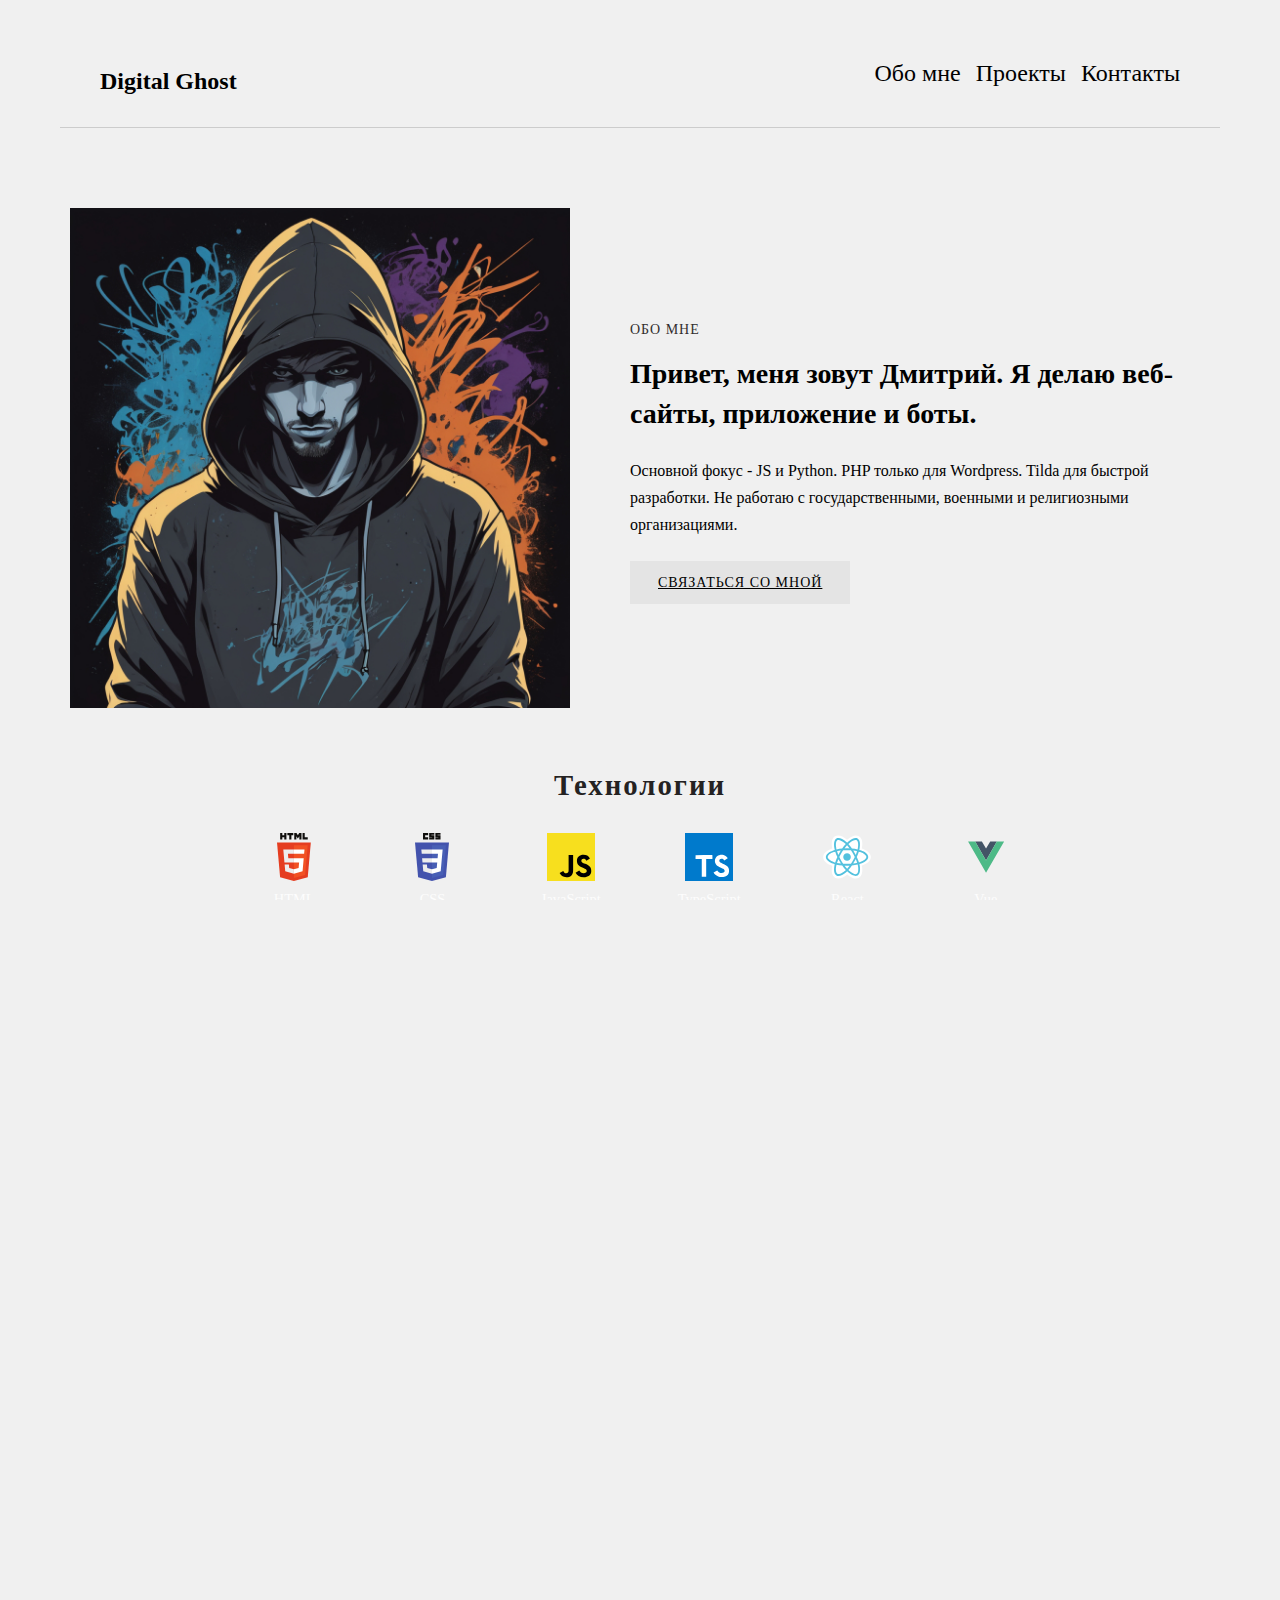
<file: index.html>
<!DOCTYPE html>
<html lang="ru">
  <head>
    <meta charset="UTF-8" />
    <meta name="viewport" content="width=device-width, initial-scale=1.0" />
    <meta http-equiv="X-UA-Compatible" content="IE=edge" />
    <meta
      name="description"
      content="веб разработка, создание веб сайтов, разработка ботов, telegram бот, telegram, заказать сайт, заказать бот"
    />
    <meta name="robots" content="index, follow" />
    <link rel="canonical" href="https://dgh0st.netlify.app/" />
    <title>Digital Ghost | Разработчик и фрилансер.</title>

    <link
      rel="stylesheet"
      href="https://cdnjs.cloudflare.com/ajax/libs/font-awesome/6.5.0/css/all.min.css"
    />
    <link
      href="https://cdn.jsdelivr.net/npm/bootstrap@5.3.3/dist/css/bootstrap.min.css"
      rel="stylesheet"
    />
    <link rel="stylesheet" href="./assets/css/styles.css" />
    <link rel="icon" href="../img/favicon.ico" type="image/x-icon" />
  </head>

  <body>
    <div class="wrapper">
      <header class="header">
        <div class="container">
          <nav class="nav">
            <a href="./index.html" class="logo">Digital Ghost</a>
            <ul class="nav_menu">
              <li><a href="#about">Обо мне</a></li>
              <li><a href="#projects">Проекты</a></li>
              <li>
                <a href="https://t.me/dg404_bot" target="_blank">Контакты</a>
              </li>
            </ul>
          </nav>
        </div>
      </header>

      <main class="content">
        <section class="about" id="about">
          <div class="about__image">
            <img
              src="./assets/img/hero-photo.jpg"
              alt="Portrait of Adam Lean"
            />
          </div>
          <div class="about__text">
            <h4>Обо мне</h4>
            <h1>
              Привет, меня зовут Дмитрий. Я делаю веб-сайты, приложение и боты.
            </h1>
            <p>
              Основной фокус - JS и Python. PHP только для Wordpress. Tilda для
              быстрой разработки. Не работаю с государственными, военными и
              религиозными организациями.
            </p>
            <a href="https://t.me/dg404_bot" class="contact-btn" target="_blank"
              >Связаться со мной</a
            >
          </div>
        </section>

        <section class="skills-section" id="skills">
          <h2 class="skills-title">Технологии</h2>
          <div class="skills-category">
            <div class="skills-grid">
              <!-- Repeated skill blocks trimmed for brevity -->
              <div class="skill">
                <img src="./assets/svg/html5.svg" alt="HTML" /><span>HTML</span>
              </div>
              <div class="skill">
                <img src="./assets/svg/css3.svg" alt="CSS" /><span>CSS</span>
              </div>
              <div class="skill">
                <img src="./assets/svg/JS.svg" alt="JavaScript" /><span
                  >JavaScript</span
                >
              </div>
              <div class="skill">
                <img
                  src="./assets/svg/typescript-logo-svgrepo-com.svg"
                  alt="TypeScript"
                /><span>TypeScript</span>
              </div>
              <div class="skill">
                <img src="./assets/svg/React.svg" alt="React" /><span
                  >React</span
                >
              </div>
              <div class="skill">
                <img
                  src="./assets/svg/vue-vuejs-javascript-js-framework-svgrepo-com.svg"
                  alt="Vue"
                /><span>Vue</span>
              </div>
              <div class="skill">
                <img
                  src="./assets/svg/svelte-svgrepo-com.svg"
                  alt="Svelte"
                /><span>Svelte</span>
              </div>
              <div class="skill">
                <img src="./assets/svg/python.svg" alt="Python" /><span
                  >Python</span
                >
              </div>
              <div class="skill">
                <img src="./assets/svg/php.svg" alt="PHP" /><span>PHP</span>
              </div>

              <div class="skill">
                <img
                  src="./assets/svg/git-icon-logo-svgrepo-com.svg"
                  alt="Git"
                /><span>Git</span>
              </div>
              <div class="skill">
                <img
                  src="./assets/svg/webpack-svgrepo-com.svg"
                  alt="Webpack"
                /><span>Webpack</span>
              </div>
              <div class="skill">
                <img src="./assets/svg/vite-svgrepo-com.svg" alt="Vite" /><span
                  >Vite</span
                >
              </div>
              <div class="skill">
                <img src="./assets/svg/wordpress.svg" alt="WordPress" /><span
                  >WordPress</span
                >
              </div>
              <div class="skill">
                <img src="./assets/svg/tilda.svg" alt="Tilda" /><span
                  >Tilda</span
                >
              </div>

              <div class="skill">
                <img
                  src="./assets/svg/adobe-illustrator-svgrepo-com.svg"
                  alt="Adobe Illustrator"
                /><span>Illustrator</span>
              </div>
              <div class="skill">
                <img
                  src="./assets/svg/adobe-photoshop-svgrepo-com.svg"
                  alt="Adobe Photoshop"
                /><span>Photoshop</span>
              </div>
              <div class="skill">
                <img
                  src="./assets/svg/adobe-premiere-svgrepo-com.svg"
                  alt="Adobe Premiere"
                /><span>Premiere</span>
              </div>
              <div class="skill">
                <img src="./assets/svg/chatgpt.svg" alt="ChatGPT" /><span
                  >ChatGPT</span
                >
              </div>
            </div>
          </div>
        </section>

        <section class="projects-section" id="projects" id="projects-container">
          <div class="container">
            <h2>Проекты</h2>
            <div class="projects-grid">
              <div class="project-card">
                <div class="project-info">
                  <h3>Wishbone+Partners</h3>
                  <p>Сайт архитектурной компании</p>
                  <div class="project-meta">
                    <div class="tech-icons">
                      <img src="./assets/svg/html5.svg" alt="HTML" />
                      <img src="./assets/svg/css3.svg" alt="CSS" />
                      <img src="./assets/svg/wordpress.svg" alt="Wordpress" />
                    </div>
                    <a
                      href="https://dmitrywork92.github.io/wishbone/"
                      class="live-link"
                      target="_blank"
                      >Live</a
                    >
                    <a
                      href="https://github.com/dmitrywork92/wishbone"
                      class="live-link"
                      target="_blank"
                      >GitHub</a
                    >
                  </div>
                </div>
              </div>

              <div class="project-card">
                <div class="project-info">
                  <h3>Luxury Detail</h3>
                  <p>Автосервис для автомобилей премиум класса</p>
                  <div class="project-meta">
                    <div class="tech-icons">
                      <img src="./assets/svg/html5.svg" alt="HTML" />
                      <img src="./assets/svg/css3.svg" alt="CSS" />
                      <img src="./assets/svg/wordpress.svg" alt="Wordpress" />
                    </div>
                    <a
                      href="https://dmitrywork92.github.io/luxurydetail/"
                      class="live-link"
                      target="_blank"
                      >Live</a
                    >
                    <a
                      href="https://github.com/dmitrywork92/luxurydetail"
                      class="live-link"
                      target="_blank"
                      >GitHub</a
                    >
                  </div>
                </div>
              </div>

              <div class="project-card">
                <div class="project-info">
                  <h3>Автосервис</h3>
                  <p>Сайт автосервиса</p>
                  <div class="project-meta">
                    <div class="tech-icons">
                      <img src="./assets/svg/html5.svg" alt="HTML" />
                      <img src="./assets/svg/css3.svg" alt="CSS" />
                      <img src="./assets/svg/wordpress.svg" alt="Wordpress" />
                    </div>
                    <a
                      href="https://dmitrywork92.github.io/carservice/"
                      class="live-link"
                      target="_blank"
                      >Live</a
                    >
                    <a
                      href="https://github.com/dmitrywork92/carservice"
                      class="live-link"
                      target="_blank"
                      >GitHub</a
                    >
                  </div>
                </div>
              </div>

              <div class="project-card">
                <div class="project-info">
                  <h3>Gaming Platform</h3>
                  <p>Сайт для геймеров.</p>
                  <div class="project-meta">
                    <div class="tech-icons">
                      <img src="./assets/svg/html5.svg" alt="HTML" />
                      <img src="./assets/svg/css3.svg" alt="CSS" />
                      <img src="./assets/svg/wordpress.svg" alt="Wordpress" />
                    </div>
                    <a
                      href="https://dmitrywork92.github.io/gameplatforn/"
                      class="live-link"
                      target="_blank"
                      >Live</a
                    >
                    <a
                      href="https://github.com/dmitrywork92/gameplatforn"
                      class="live-link"
                      target="_blank"
                      >GitHub</a
                    >
                  </div>
                </div>
              </div>
            </div>
            <!--<div class="project-btn-wrapper">
              <a
                href="https://github.com/dg0st"
                class="project-btn"
                target="_blank"
                >Смотреть еще</a
              >
            </div>-->
            <div class="project-btn-wrapper">
              <button class="project-btn" id="load-more-btn">
                Показать ещё
              </button>
            </div>
          </div>
        </section>

        <!-- <section class="contacts" id="contacts">
          <div class="container">
            <form class="container mt-4">
              <div class="row mb-3">
                <div class="col-md-6">
                  <label for="name" class="form-label">Имя</label>
                  <input
                    type="text"
                    class="form-control"
                    id="name"
                    placeholder="Ваше Имя"
                    required
                  />
                </div>
                <div class="col-md-6">
                  <label for="email" class="form-label">Email</label>
                  <input
                    type="email"
                    class="form-control"
                    id="email"
                    placeholder="Ваш Email"
                    required
                  />
                </div>
              </div>

              <div class="mb-3">
                <label for="message" class="form-label">Сообщение</label>
                <textarea
                  class="form-control"
                  id="message"
                  rows="4"
                  placeholder="Введите сообщение..."
                  required
                ></textarea>
              </div>

              <div class="form-check mb-3">
                <input
                  class="form-check-input"
                  type="checkbox"
                  id="consent"
                  required
                />
                <label class="form-check-label" for="consent">
                  Я принимаю политику обработки данных
                </label>
              </div>

              <button type="submit" class="btn btn-danger">Submit</button>
            </form>
          </div>
        </section> -->

        <!--<section class="subscribe-section">
          <div class="container">
            <form class="subscribe-form">
              <input
                type="email"
                placeholder="Enter your email address"
                required
              />
              <button type="submit">Subscribe Now</button>
            </form>
          </div>
        </section>-->
      </main>

      <footer class="footer">
        <div class="container">
          <div class="social-icons">
            <a href="https://github.com/dmitrywork92" target="_blank"
              ><i class="fab fa-github"></i
            ></a>
            <a href="https://t.me/dg404_bot" target="_blank"
              ><i class="fa-brands fa-telegram"></i
            ></a>
          </div>
          <p>&copy; 2022 Digital Ghost. Все права защищены.</p>
          <div class="legal-links">
            <a href="#">Пользовательское соглашение</a>
            <a href="#">Политика Конфеденциальности</a>
          </div>
        </div>
      </footer>
    </div>

    <script src="./assets/js/loadprojects.js"></script>
  </body>
</html>
</file>
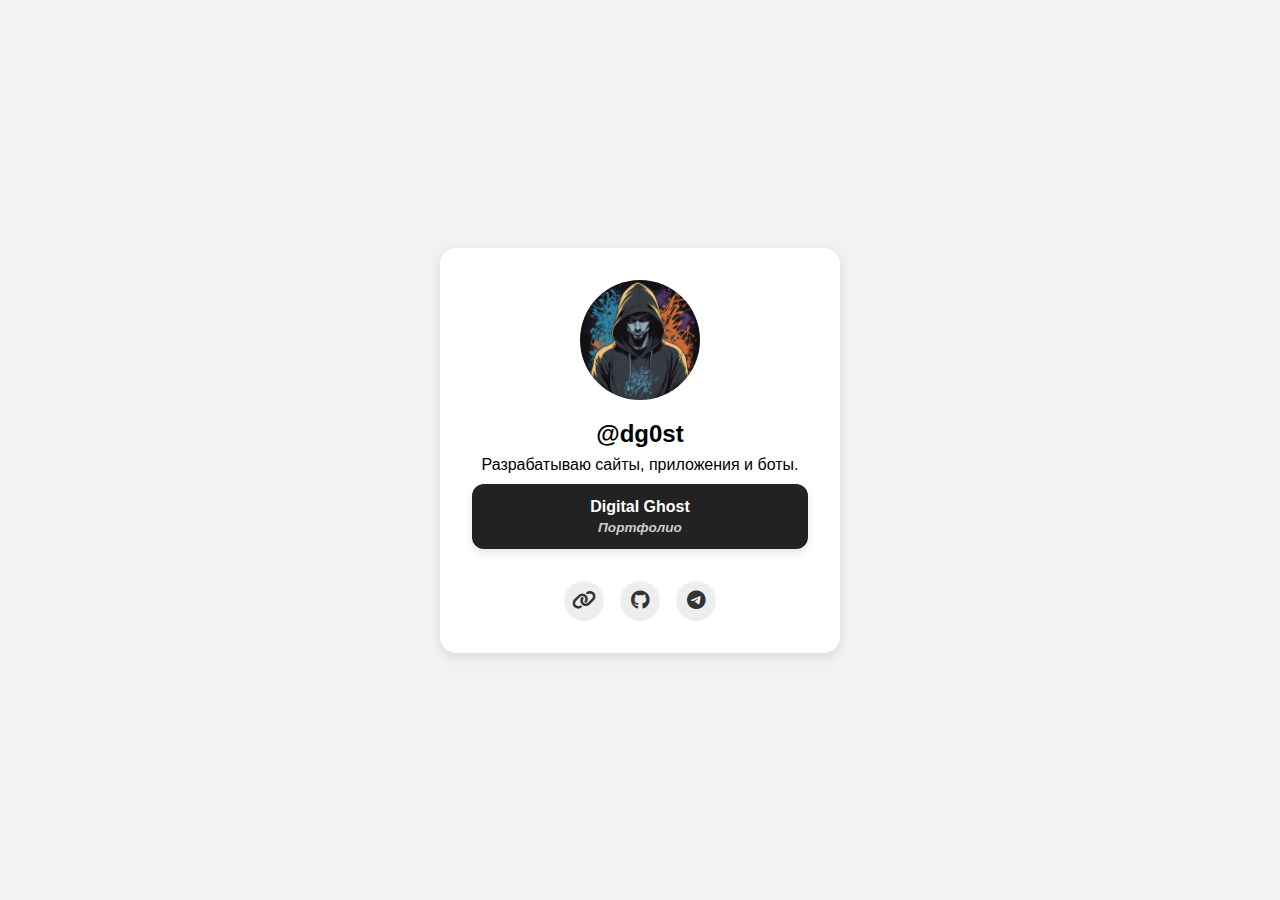
<file: links/index.html>
<!DOCTYPE html>
<html lang="ru">
  <head>
    <meta charset="UTF-8" />
    <meta name="viewport" content="width=device-width, initial-scale=1.0" />
    <meta http-equiv="X-UA-Compatible" content="ie=edge" />
    <meta name="description" content="" />
    <meta name="robots" content="index, follow" />
    <link rel="canonical" href="https://exhum0.github.io/exhum0-multilink/" />
    <title>dg0st | Разработчик и фрилансер.</title>
    <link
      rel="stylesheet"
      href="https://cdnjs.cloudflare.com/ajax/libs/font-awesome/6.5.0/css/all.min.css"
    />

    <link rel="stylesheet" href="style.css" />
  </head>
  <body>
    <div class="container">
      <img src="./avatar.jpg" alt="Avatar" class="avatar" />
      <h1>@dg0st</h1>
      <p>Разрабатываю сайты, приложения и боты.</p>

      <div class="links">
        <a
          href="https://exhum0.netlify.app"
          target="_blank"
          class="link-with-desc"
        >
          <div class="title">Digital Ghost</div>
          <div class="desc">Портфолио</div>
        </a>
      </div>
      <div class="social-icons">
        <a href="https://dgh0st.netlify.app" target="_blank">
          <i class="fas fa-link"></i>
        </a>
        <a href="https://github.com/dg0st" target="_blank">
          <i class="fab fa-github"></i>
          <a href="" target="_blank"><i class="fa-brands fa-telegram"></i></a>
        </a>
      </div>
    </div>
  </body>
</html>
</file>
<file: assets/css/styles.css>
html, body {
  width: 100%;
  height: 100%;
  margin: 0;
  overflow-x: hidden;
  background-color:  #f0f0f0;
  box-sizing: border-box;
  scroll-behavior: smooth;

  font-family: 'Inter';
  font-style: normal;
  color: black;
}

*,
*::before,
*::after {
  box-sizing: border-box;
  margin: 0;
  padding: 0;
}

.wrapper {
  display: flex;
  flex-direction: column;
  min-height: 100vh;
}

.content {
  flex: 1;
  display: flex;
  flex-direction: column;
  padding: 20px;
}

.container {
  max-width: 1200px;
  margin: 0 auto;
  padding: 0 20px;
}

.logo {
  font-size: 24px;
  font-weight: bold;
  text-decoration: none;
  color: black;
  justify-content: left;
  margin-top: 35px;
}

.nav {
  display: flex;
  justify-content: space-between;
  align-items: center;
  padding: 20px 40px;
  border-bottom: 1px solid #ccc;
}

.nav_title {
  display: flex;
}

.nav_menu a {
  color: rgb(0, 0, 0);
  text-decoration: none; 
}

.nav_menu a:hover {
  color: red;
  text-decoration: underline;
}

.nav_menu {
  display: flex;
  flex-direction: row;
  justify-content: right;
  align-items: flex-start;
  gap: 15px;
  margin-top: 35px;
  list-style: none;
  font-size: 24px;
}

/* About */

.about {
  display: flex;
  align-items: center;
  justify-content: center;
  padding: 60px 50px;
  padding-bottom: 20px;
  max-width: 1400px;
  margin: 0 auto;
  gap: 60px;
}

.about__image img {
  max-width: 500px;
  height: auto;
  object-fit: cover;
  display: block;
}

.about__text {
  max-width: 600px;
}

.about__text h4 {
  font-size: 14px;
  letter-spacing: 1px;
  color: #312d2d;
  text-transform: uppercase;
  margin-bottom: 16px;
}

.about__text h1 {
  font-size: 28px;
  font-weight: bold;
  margin-bottom: 24px;
  line-height: 1.4;
}

.about__text p {
  font-size: 16px;
  line-height: 1.7;
  color: black;
  margin-bottom: 32px;
}

.contact-btn {
  background-color: #e4e4e4;
  color: black;
  border: none;
  padding: 14px 28px;
  font-size: 14px;
  cursor: pointer;
  text-transform: uppercase;
  letter-spacing: 1px;
  transition: background-color 0.3s;
}

.contact-btn:hover {
  background-color: #c5c5c5;
}

/* Skills */

.skills-section {
  display: flex;
  flex-direction: column;
  padding: 30px 20px;
  text-align: center;
}

.skills-title {
  display: inline-block;
  padding: 10px 30px;
  margin-bottom: 20px;
  font-size: 1.8rem;
  font-weight: bold;
  letter-spacing: 2px;
  color: rgb(36, 34, 34);
}

.skills-category {
  margin-bottom: 10px;
}

.skills-category h3 {
  font-size: 1.2rem;
  margin-bottom: 20px;
  text-transform: uppercase;
  letter-spacing: 1px;
  color: #ffffff;
}

.skills-grid {
  display: grid;
  grid-template-columns: repeat(auto-fit, minmax(100px, 1fr));
  justify-items: center;
  gap: 30px;
  max-width: 800px;
  margin: 0 auto;
}

.skill {
  display: flex;
  flex-direction: column;
  align-items: center;
  font-size: 0.9rem;
  color: #fdfdfd;
}

.skill img {
  width: 48px;
  height: 48px;
  margin-bottom: 8px;
}

/* FAQ */

.faq-section {
  background-color: #1e1e1e;
  color: #e4e4e4;
  padding: 80px 20px;
  font-family: 'Arial', sans-serif;
}

.faq-container {
  max-width: 1200px;
  margin: 0 auto;
}

.faq-container h2 {
  font-size: 36px;
  margin-bottom: 60px;
  text-align: center;
}

.faq-grid {
  display: grid;
  grid-template-columns: 1fr 1fr;
  gap: 60px 40px;
}

.faq-item h3 {
  font-size: 22px;
  margin-bottom: 15px;
  color: #fff;
}

.faq-item p {
  font-size: 16px;
  line-height: 1.6;
}

.faq-item a {
  color: #a2c4ff;
  text-decoration: underline;
}

.faq-item a:hover {
  color: #fff;
  text-decoration: none;
}

/* Адаптив */
@media (max-width: 768px) {
  .faq-grid {
    grid-template-columns: 1fr;
  }
}

/* Music */

.albums-section {
  display: flex;
  align-items: center;
  justify-content: center;
  margin-top: 50px;
}

.latest-release {
  flex: 1;
}

.latest-release h2 {
  font-size: 1.5rem;
}

.latest-release ul {
  margin-top: 10px;
  font-size: 24px;
  list-style-type: disc;
  padding-left: 20px;
}

.latest-release span {
  margin-top: 10px;
  font-size: 24px;
  font-style: italic;
  color: gray;
}

.latest-release button {
  margin-top: 20px;
  padding: 10px 20px;
  background: black;
  color: white;
  border: none;
  cursor: pointer;
}

.albums-gallery {
  flex: 1.5;
}

.albums-gallery h2 {
  font-size: 1.5rem;
  margin-bottom: 10px;
  margin-right: 50px;
  display: flex;
  justify-content: right;
}

.albums-gallery p {
  font-size: 1rem;
  margin-bottom: 15px;
  margin-right: 50px;
  display: flex;
  justify-content: left;
  color: #000000;
}

.gallery-grid {
  display: grid;
  grid-template-columns: repeat(2, 1fr);
  gap: 20px;
}

.discography-grid {
  display: grid;
  grid-template-columns: repeat(4, 1fr);
  gap: 20px;
}

.album-card {
  background: white;
  justify-content: space-between;
  border-radius: 12px;
  box-shadow: 0 5px 10px rgba(0,0,0,0.1);
  overflow: hidden;
  width: 310px;
  height: 380px;
}

.album-card img {
  width: 100%;
  height: auto;
  display: block;
}

.album-card .info {
  margin-left: 10px;
  margin-top: 10px;
}

.album-card .info p {
  font-weight: bold;
}

.album-card .info span {
  font-size: 0.9rem;
  color: gray;
}

.album-card .actions {
  margin-right: 10px;
  display: flex;
  justify-content: flex-end;
  gap: 5px;
}

.album-card .actions a {
  color: #333;
  font-size: 1.2rem;
  transition: color 0.2s;
}

.album-card .actions a:hover {
  color: #007bff;
}

.albums-section .container {
  display: flex;
  gap: 40px;
  flex-wrap: wrap;
}

.album-card .info-row {
  display: flex;
  justify-content: space-between;
  align-items: center;
}

.library_buttom {
  display: flex;
  flex-direction: row;
  align-items: flex-start;
  padding: 0px;

  width: 275px;
  height: 56px;
  margin-top: 20px;
}

/* Video */

.videos-section {
  padding: 40px;
}

.video-grid {
  display: grid;
  grid-template-columns: repeat(auto-fit, minmax(360px, 3fr));
  gap: 20px;
  margin: 20px 0;
}

.video-card {
  background: white;
  border-radius: 8px;
  overflow: hidden;
  box-shadow: 0 2px 8px rgba(0,0,0,0.05);
  width: 100%;
  height: 280px;
}

.video-card img {
  width: 100%;
  display: block;
}

.video-info {
  display: flex;
  justify-content: space-between;
  padding: 10px;
  font-weight: bold;
  margin-top: 16px;
}

/* Subscribe */

.subscribe-section {
  margin-top: auto;
  text-align: center;
}

.subscribe-form {
  margin-top: 10px;
  display: flex;
  justify-content: center;
  gap: 10px;
  flex-wrap: wrap;
}

.subscribe-form input {
  padding: 10px;
  width: 250px;
  border: 1px solid #ccc;
  border-radius: 4px;
}

.subscribe-form button {
  padding: 10px 20px;
  background: #000;
  color: #fff;
  border: none;
  border-radius: 4px;
  cursor: pointer;
}

/* Footer */

.footer {
  margin-top: 40px;
  text-align: center;
  padding-top: 20px;
  padding: 10px;
  border-top: 1px solid #ccc;
}

.social-icons {
  margin-bottom: 10px;
}

.social-icons a {
  margin: 0 10px;
  color: #333;
  font-size: 20px;
}

.legal-links,
.legal-links a {
  display: flex;
  flex-direction: row;
  justify-content: center;
  gap: 50px;
  text-decoration: none;
  color: black;
}

/* Bio */

.bio_info {
  margin: 20px;
  font-family: sans-serif;
  font-size: 16px;
  gap: 10px;
}

.bio_row {
  font-size: 24px;
  display: flex;
  margin-bottom: 10px;
  gap: 10px;
}

.label {
  font-weight: bold;
  width: 140px; /* можно подогнать */
}

.value {
  color: #333;
}

/* Form */

input, textarea {
  background-color: #fcf9f2;
  color: #333;
  border: 1px solid #ccc;
}

/* Projects */

.projects-section {
  padding: 20px 20px;
  color: white;
}

.projects-section h2 {
  color: black;
}

.section-title {
  display: flex;
  margin-top: 5px;
}

.section-title span {
  color: #000000;
}

.projects-grid {
  display: grid;
  grid-template-columns: repeat(2, 1fr);
  gap: 30px;
  margin-top: 30px;
}

.project-card {
  background: rgba(255, 255, 255, 0.3);
  border-radius: 12px;
  height: 150px;
  overflow: hidden;
  box-shadow: 0 4px 15px rgba(0,0,0,0.5);
  transition: transform 0.3s ease;
  display: flex;
  flex-direction: column;
}

.project-card:hover {
  transform: translateY(-5px);
}

.project-card img {
  width: 100%;
  object-fit: cover;
}

.project-info {
  padding: 20px;
  display: flex;
  flex-direction: column;
  gap: 10px;
}

.project-info h3 {
  font-size: 18px;
  font-weight: 600;
  margin: 0;
  color: black;
}

.project-info p {
  font-size: 14px;
  line-height: 1.5;
  color: #000000;
}

.project-info span {
  margin-top: 10px;
  font-size: 14px;
  font-style: italic;
  color: gray;
}

.project-meta {
  display: flex;
  justify-content: space-between;
  align-items: center;
  margin-top: 10px;
}

.tech-icons {
  display: flex;
  gap: 8px;
}

.tech-icons img {
  width: 20px;
  height: 20px;
}

.live-link {
  font-size: 18px;
  color: black;
  text-decoration: none;
  transition: opacity 0.2s;
}

.live-link:hover {
  color: red;
  opacity: 0.8;
}

.project-btn-wrapper {
  text-align: center;
  margin-top: 2rem;
  margin-bottom: 30px;
}

.project-btn {
  background-color: #e4e4e4;
  color: black;
  border: none;
  padding: 14px 28px;
  font-size: 14px;
  cursor: pointer;
  text-transform: uppercase;
  letter-spacing: 1px;
  transition: background-color 0.3s;
}

.project-btn:hover {
  background-color: #c5c5c5;
}


/* Music Projects */

.projectsmusic-section {
  padding: 20px 20px;
  color: white;
  margin-top: 50px;
}

.projectsmusic-section h2 {
  color: black;
}

.projectmusic-card {
  background-color: #f0f0f0;
  border-radius: 10px;
  height: 200px;
  width: 100%;
  max-width: 100%;
  display: flex;
  align-items: center;
  justify-content: center;
  font-weight: bold;
  box-shadow: 0 4px 8px rgba(0, 0, 0, 0.1);
}

.projectsmusic-container {
  max-width: 1200px;
  margin: 0 auto;
  padding: 0 20px;
}

.projectsmusic-grid {
  display: grid;
  grid-template-columns: repeat(4, 1fr);
  gap: 30px;
  margin-top: 30px;
}

/* Crash The Routines */

.crashtheroutines {
  position: relative;
  width: 100%;
  height: 100vh;
  background-image: url('../assets/img/ctrhero.jpg'); 
  background-size: cover;
  background-position: center;
  display: flex;
  align-items: center;
  justify-content: center;
  text-align: center;
}

.overlay {
  background-color: rgba(255, 255, 255, 0.6); 
  padding: 40px;
  border-radius: 12px;
  max-width: 900px;
  width: 90%;
}

.overlay h1 {
  font-size: 2.5rem;
  font-weight: 700;
  color: #000;
}

.overlay h1 span {
  font-weight: 900;
}

.overlay p {
  margin: 20px 0;
  font-size: 1.1rem;
  color: #333;
}

.crashtheroutines-buttons {
  display: flex;
  gap: 20px;
  justify-content: center;
  flex-wrap: wrap;
}

.crashtheroutines-buttons .btn {
  padding: 12px 24px;
  border-radius: 6px;
  text-decoration: none;
  font-weight: 600;
}

.crashtheroutines-buttons .btn.primary {
  background-color: #000;
  color: white;
}

.crashtheroutines-buttons .btn.secondary {
  border: 1px solid #000;
  color: #000;
}
</file>
<file: links/style.css>
* {
  box-sizing: border-box;
  margin: 0;
  padding: 0;
  font-family: 'Arial', sans-serif;
}

body {
  background: #f2f2f2;
  display: flex;
  justify-content: center;
  align-items: center;
  height: 100vh;
}

.container {
  text-align: center;
  padding: 2rem;
  background: white;
  border-radius: 16px;
  box-shadow: 0 4px 12px rgba(0, 0, 0, 0.1);
  max-width: 400px;
  width: 100%;
}

.avatar {
  width: 120px;
  height: 120px;
  border-radius: 50%;
  object-fit: cover;
  margin-bottom: 1rem;
}

h1 {
  font-size: 1.5rem;
  margin-bottom: 0.5rem;
}

.bio {
  color: #666;
  margin-bottom: 1.5rem;
}

.links a {
  display: block;
  padding: 14px 20px;
  margin: 10px 0;
  background-color: #222;
  color: white;
  text-align: center;
  text-decoration: none;
  border-radius: 12px;
  font-size: 1rem;
  font-weight: bold;
  transition: background 0.3s ease, transform 0.2s;
  box-shadow: 0 4px 10px rgba(0,0,0,0.1);
}

.links a:hover {
  background-color: #444;
  transform: scale(1.02);
}

.link-block {
  margin-bottom: 1.5rem;
}

.link-block a {
  display: block;
  padding: 14px;
  background: #222;
  color: #fff;
  text-align: center;
  border-radius: 12px;
  text-decoration: none;
  font-weight: bold;
}

.link-block .description {
  font-size: 0.9rem;
  color: #666;
  margin-top: 6px;
  text-align: center;
}

.link-with-desc {
  display: block;
  background: #333;
  color: white;
  padding: 16px;
  border-radius: 12px;
  margin-bottom: 1rem;
  text-decoration: none;
  text-align: left;
  transition: background 0.3s ease;
}

.link-with-desc:hover {
  background: #555;
}

.link-with-desc .title {
  font-size: 1rem;
  font-weight: bold;
  margin-bottom: 4px;
}

.link-with-desc .desc {
  font-size: 0.85rem;
  font-style: italic;
  color: #ccc;
}

.social-icons {
  margin-top: 2rem;
  display: flex;
  justify-content: center;
  gap: 16px;
}

.social-icons a {
  display: inline-flex;
  align-items: center;
  justify-content: center;
  width: 40px;
  height: 40px;
  background-color: #eee;
  border-radius: 50%;
  color: #333;
  text-decoration: none;
  font-size: 1.2rem;
  transition: background 0.3s ease, transform 0.2s;
}

.social-icons a:hover {
  background-color: #ff0000;
  transform: scale(1.1);
}
</file>
